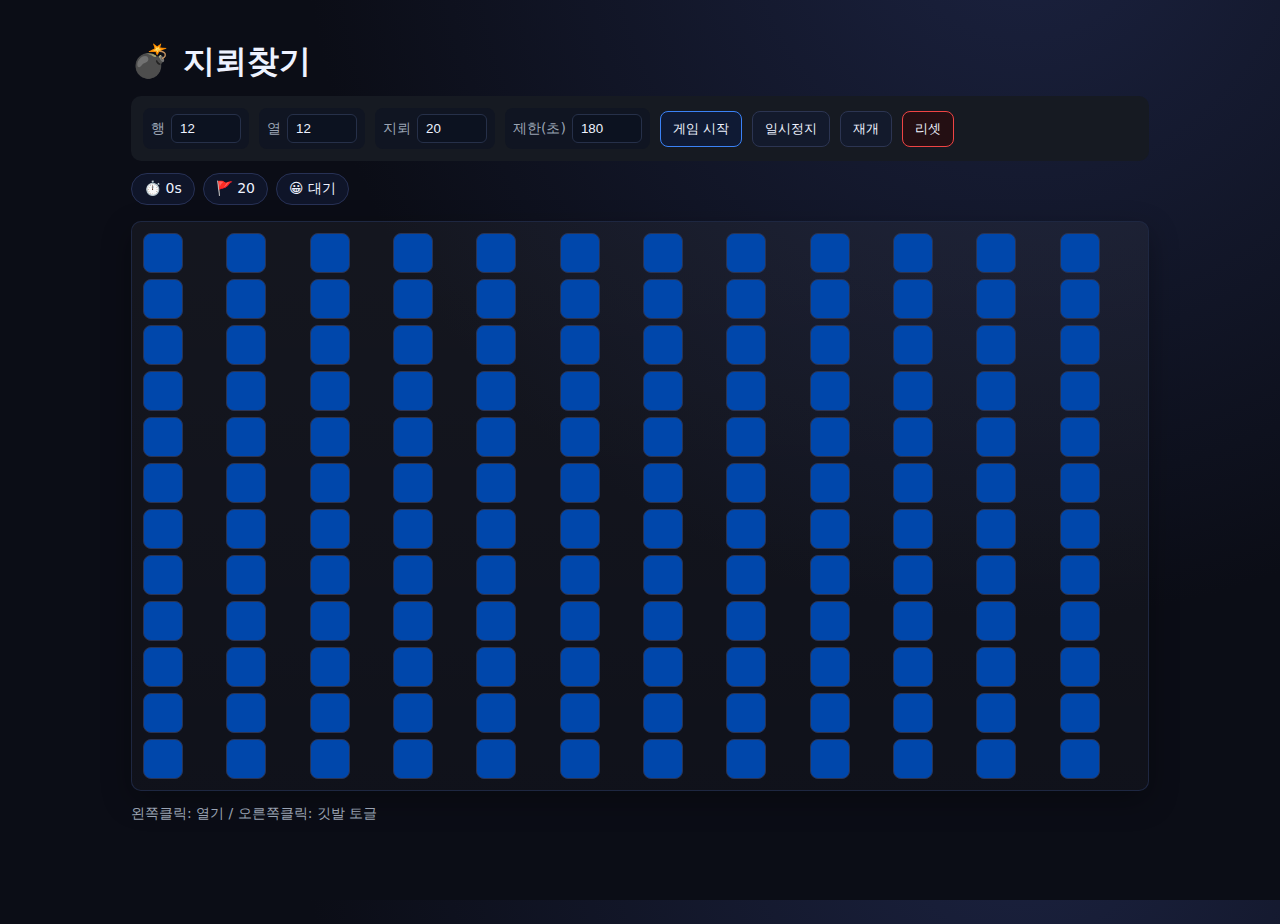
<file: task2/index.html>
<!DOCTYPE html>
<html lang="ko">
<head>
  <meta charset="UTF-8" />
  <title>지뢰찾기</title>
  <meta name="viewport" content="width=device-width, initial-scale=1" />
  <link rel="stylesheet" href="./styles.css" />
</head>
<body>
  <div class="app">
    <header class="topbar">
      <h1>💣 지뢰찾기</h1>

      <div class="controls">
        <label>
          행
          <input id="rows" type="number" min="5" max="40" value="12">
        </label>
        <label>
          열
          <input id="cols" type="number" min="5" max="40" value="12">
        </label>
        <label>
          지뢰
          <input id="mines" type="number" min="1" max="400" value="20">
        </label>
        <label>
          제한(초)
          <input id="limit" type="number" min="10" max="999" value="180">
        </label>

        <button id="startBtn" class="btn primary">게임 시작</button>
        <button id="pauseBtn" class="btn">일시정지</button>
        <button id="resumeBtn" class="btn">재개</button>
        <button id="restartBtn" class="btn danger">리셋</button>
      </div>

      <div class="statusbar">
        <div class="status-chip">⏱️ <span id="timeLeft">0</span>s</div>
        <div class="status-chip">🚩 <span id="flagsLeft">0</span></div>
        <div class="status-chip">😀 <span id="gameState">대기</span></div>
      </div>
    </header>

    <main>
      <div id="board" class="board" aria-label="지뢰 보드" role="grid"></div>
    </main>

    <footer class="help">
      <p>왼쪽클릭: 열기 / 오른쪽클릭: 깃발 토글</p>
    </footer>
  </div>

  <script type="module" src="./js/index.js"></script>
</body>
</html>
</file>
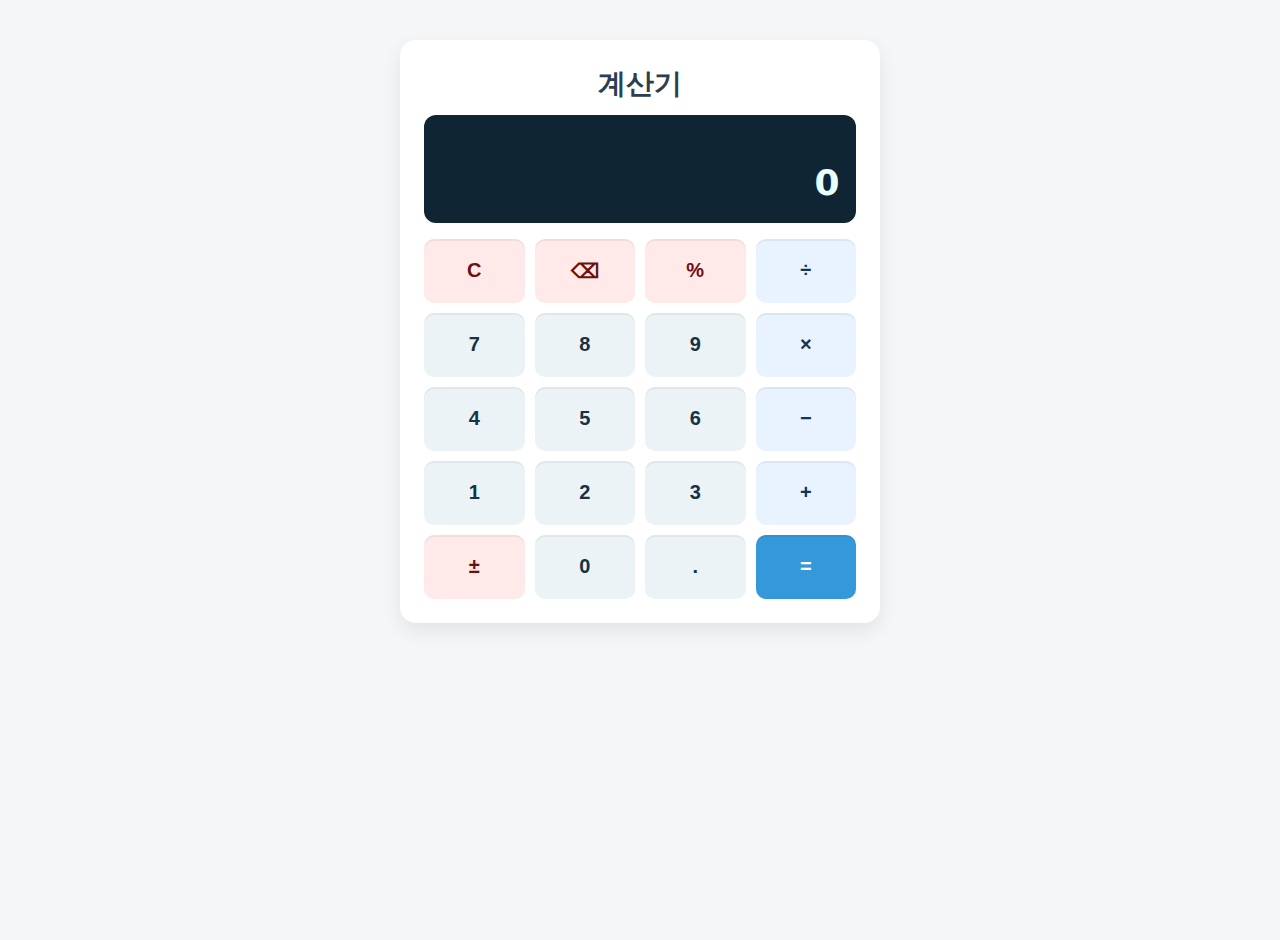
<file: task3/calc/index.html>
<!DOCTYPE html>
<html lang="ko">
<head>
  <meta charset="UTF-8" />
  <meta name="viewport" content="width=device-width, initial-scale=1.0"/>
  <title>Project #2 계산기</title>
  <link rel="stylesheet" href="calc.css"/>
</head>
<body>
  <main class="app">
    <section class="calc">
      <h1 class="title">계산기</h1>
      <div class="display" aria-live="polite">
        <div id="display-prev" class="display-prev" aria-label="이전 입력"></div>
        <div id="display-main" class="display-main" aria-label="현재 값">0</div>
      </div>
      <div class="keypad" role="group" aria-label="계산 키패드">
        <button class="key key--util" data-action="clear" data-key="Escape" aria-label="초기화">C</button>
        <button class="key key--util" data-action="backspace" data-key="Backspace" aria-label="지우기">⌫</button>
        <button class="key key--util" data-action="percent" data-key="%">%</button>
        <button class="key key--op" data-op="divide" data-key="/" aria-label="나누기">÷</button>
        <button class="key" data-digit="7" data-key="7">7</button>
        <button class="key" data-digit="8" data-key="8">8</button>
        <button class="key" data-digit="9" data-key="9">9</button>
        <button class="key key--op" data-op="multiply" data-key="*" aria-label="곱하기">×</button>
        <button class="key" data-digit="4" data-key="4">4</button>
        <button class="key" data-digit="5" data-key="5">5</button>
        <button class="key" data-digit="6" data-key="6">6</button>
        <button class="key key--op" data-op="subtract" data-key="-" aria-label="빼기">−</button>
        <button class="key" data-digit="1" data-key="1">1</button>
        <button class="key" data-digit="2" data-key="2">2</button>
        <button class="key" data-digit="3" data-key="3">3</button>
        <button class="key key--op" data-op="add" data-key="+" aria-label="더하기">+</button>
        <button class="key key--util" data-action="toggle-sign" data-key="F9" aria-label="부호 변경">±</button>
        <button class="key" data-digit="0" data-key="0">0</button>
        <button class="key" data-action="decimal" data-key=".">.</button>
        <button class="key key--equals" data-action="equals" data-key="Enter" aria-label="결과">=</button>
      </div>
    </section>
  </main>
  <script src="calc.js"></script>
</body>
</html>
</file>
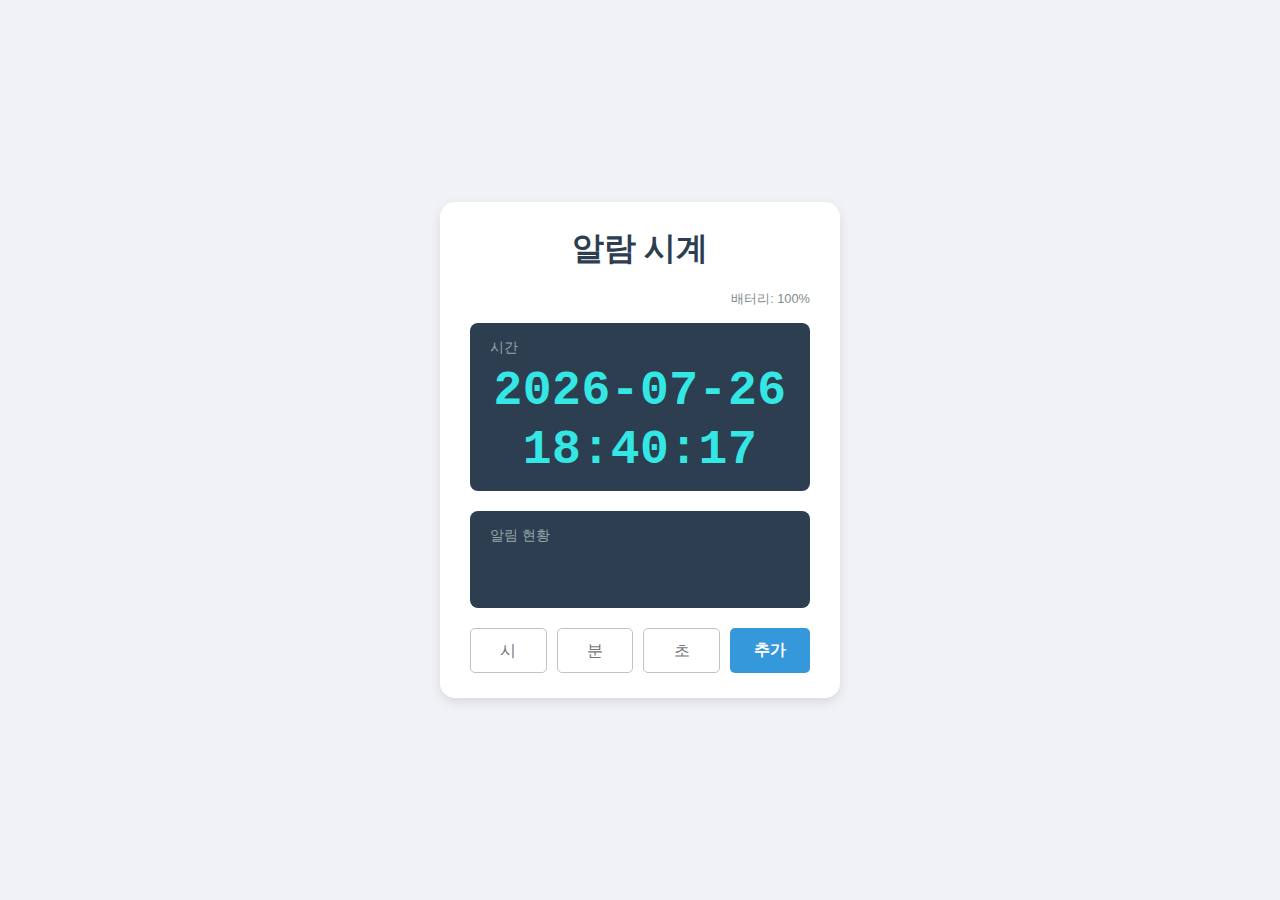
<file: task3/test/index.html>
<!DOCTYPE html>
<html lang="ko">
<head>
    <meta charset="UTF-8">
    <meta name="viewport" content="width=device-width, initial-scale=1.0">
    <title>Project #1 시계</title>
    <link rel="stylesheet" href="style.css">
</head>
<body>

    <div class="project-container">
        <div class="widget-container">
            <h1>알람 시계</h1>
            <div class="status-bar">
                <span>배터리: <span id="battery-level">100</span>%</span>
            </div>

            <div class="display-panel">
                <div class="label">시간</div>
                <div id="current-time" class="time-display">2025-08-22 21:42</div>
            </div>

            <div class="display-panel">
                <div class="label">알림 현황</div>
                <div id="alarm-list" class="alarm-display"></div>
            </div>

            <div class="control-panel">
                <input type="number" id="hour-input" placeholder="시" min="0" max="23">
                <input type="number" id="minute-input" placeholder="분" min="0" max="59">
                <input type="number" id="second-input" placeholder="초" min="0" max="59">
                <button id="add-alarm-btn">추가</button>
            </div>
        </div>
    </div>

    <script src="script.js"></script>
</body>
</html>
</file>
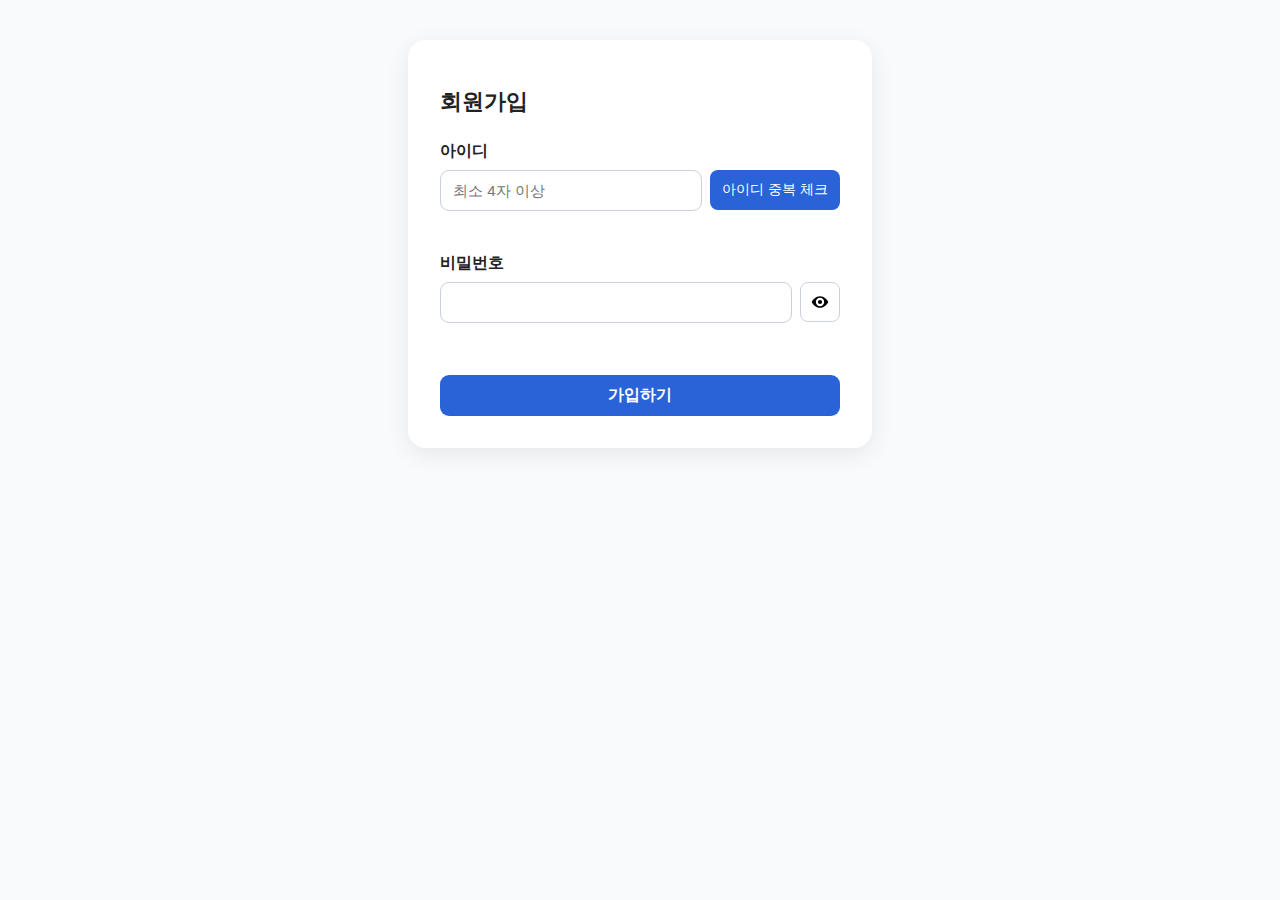
<file: task4/signup/index.html>
<!DOCTYPE html>
<html lang="ko">
<head>
  <meta charset="UTF-8">
  <title>project #2 회원가입</title>
  <link rel="stylesheet" href="style.css">
</head>
<body>
  <div class="wrap">
    <h1>회원가입</h1>

    <form id="signup-form">
      <div class="field">
        <label for="userid">아이디</label>
        <div class="row2">
          <input type="text" id="userid" required autocomplete="off" placeholder="최소 4자 이상" />
          <button type="button" id="check-id-btn">아이디 중복 체크</button>
        </div>
        <span id="id-msg" class="msg"></span>
      </div>

      <div class="field">
        <label for="password">비밀번호</label>
        <div class="pw-wrap">
          <input type="password" id="password" required />
          <button type="button" id="toggle-pw" class="eye" aria-label="비밀번호 보기" aria-pressed="false" title="비밀번호 보기">
            <svg width="20" height="20" viewBox="0 0 24 24" aria-hidden="true">
              <path d="M12 5c-5 0-9 4.5-10 7 1 2.5 5 7 10 7s9-4.5 10-7c-1-2.5-5-7-10-7zm0 12a5 5 0 1 1 0-10 5 5 0 0 1 0 10z"/>
              <circle cx="12" cy="12" r="2.5"/>
            </svg>
          </button>
        </div>
        <span id="pw-msg" class="msg"></span>
      </div>

      <button type="submit" class="btn" id="submit-btn" disabled>가입하기</button>
    </form>
  </div>

  <script src="app.js"></script>
</body>
</html>
</file>
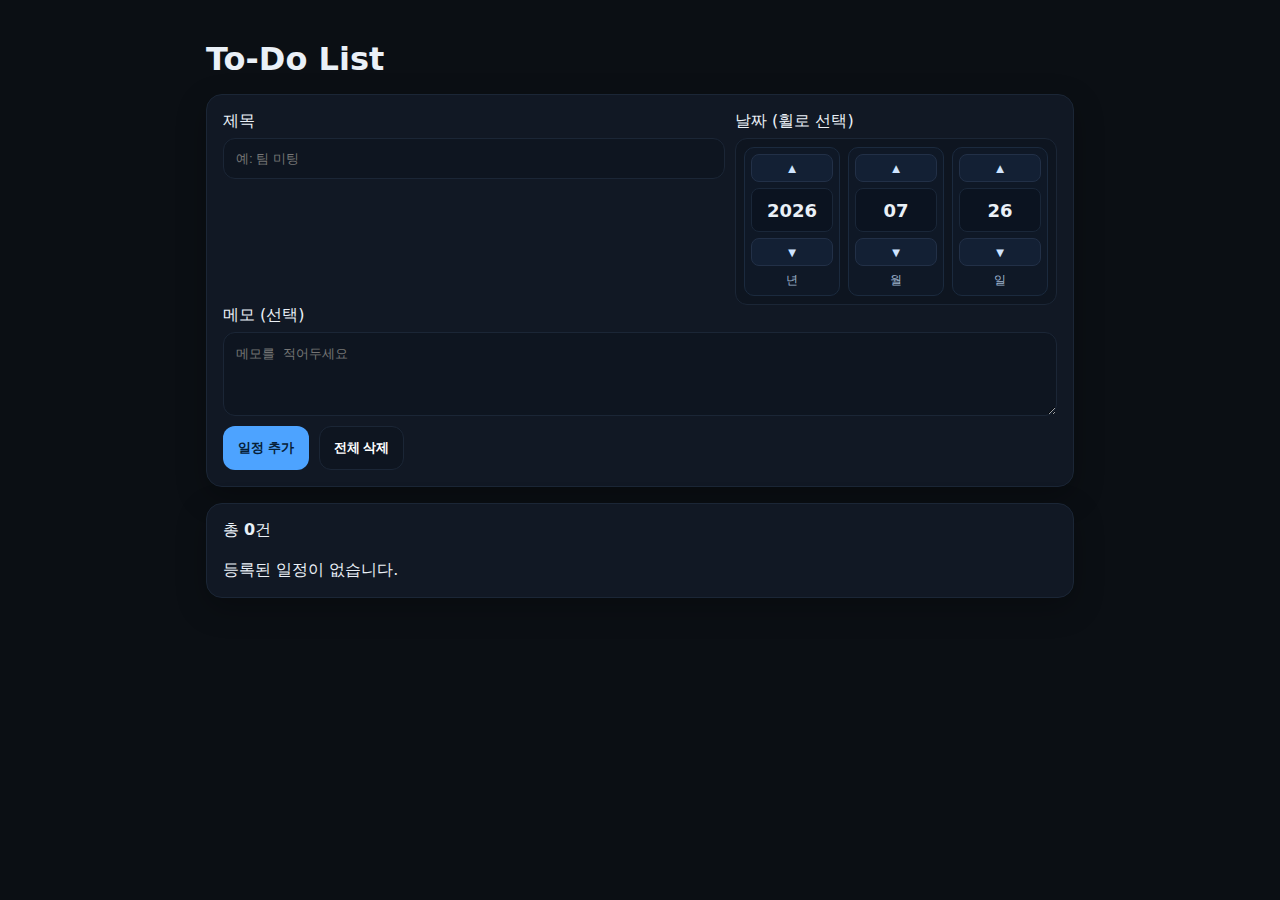
<file: task4/todo/index.html>
<!doctype html>
<html lang="ko">
<head>
  <meta charset="utf-8" />
  <meta name="viewport" content="width=device-width, initial-scale=1" />
  <title>Project #1 To-Do List</title>
  <link rel="stylesheet" href="style.css" />
</head>
<body>
  <main class="wrap">
    <h1>To-Do List</h1>

    <form id="todo-form" class="card">
      <div class="row">
        <label class="field">
          <span>제목</span>
          <input id="todo-title" type="text" placeholder="예: 팀 미팅" required />
        </label>

        <div class="field">
          <span>날짜 (휠로 선택)</span>
          <div id="date-picker" class="datepicker" aria-label="날짜 선택">
            <div class="spin" data-type="year">
              <button type="button" class="spin-btn up" aria-label="연도 올리기">▲</button>
              <div class="spin-value" tabindex="0" role="spinbutton" aria-valuemin="1900" aria-valuemax="2100" aria-valuenow="" aria-label="연도"></div>
              <button type="button" class="spin-btn down" aria-label="연도 내리기">▼</button>
              <div class="spin-label">년</div>
            </div>
            <div class="spin" data-type="month">
              <button type="button" class="spin-btn up" aria-label="월 올리기">▲</button>
              <div class="spin-value" tabindex="0" role="spinbutton" aria-valuemin="1" aria-valuemax="12" aria-valuenow="" aria-label="월"></div>
              <button type="button" class="spin-btn down" aria-label="월 내리기">▼</button>
              <div class="spin-label">월</div>
            </div>
            <div class="spin" data-type="day">
              <button type="button" class="spin-btn up" aria-label="일 올리기">▲</button>
              <div class="spin-value" tabindex="0" role="spinbutton" aria-valuemin="1" aria-valuemax="31" aria-valuenow="" aria-label="일"></div>
              <button type="button" class="spin-btn down" aria-label="일 내리기">▼</button>
              <div class="spin-label">일</div>
            </div>
          </div>
        </div>
      </div>

      <label class="field">
        <span>메모 (선택)</span>
        <textarea id="todo-note" placeholder="메모를 적어두세요"></textarea>
      </label>

      <div class="actions">
        <button class="btn primary" type="submit">일정 추가</button>
        <button class="btn ghost" type="button" id="clear-all">전체 삭제</button>
      </div>
    </form>

    <section class="card">
      <header class="list-head">
        <div class="muted">총 <b id="todo-count">0</b>건</div>
        <br>
      </header>
      <ul id="todo-list" class="list" aria-live="polite"></ul>
    </section>
  </main>

  <script src="app.js"></script>
</body>
</html>
</file>
<file: task2/styles.css>
:root{
  --bg: #0f1115;
  --panel: #161a22;
  --text: #eef2ff;
  --muted: #9aa3b2;
  --accent: #3b82f6;
  --danger: #ef4444;
  --ok: #22c55e;

  --cell: #0047ab;
  --cell-hover: #273044;
  --cell-open: #0e1320;
  --cell-flag: #1a2a3f;
  --gap: 6px;
  --radius: 10px;
}

* { box-sizing: border-box; }
html, body { height: 100%; }
body{
  margin: 0; padding: 0;
  font-family: ui-sans-serif, system-ui, -apple-system, Segoe UI, Roboto, "Noto Sans KR", Apple SD Gothic Neo, Arial, sans-serif;
  background: radial-gradient(1200px 1200px at 80% -100px, #1b2240, #0b0d16 60%);
  color: var(--text);
}

.app{
  max-width: 1050px;
  margin: 24px auto;
  padding: 16px;
}

.topbar h1 { margin: 0 0 12px; font-weight: 800; letter-spacing: .2px; }

.controls{
  display: flex; flex-wrap: wrap; gap: 10px; align-items: center;
  padding: 12px; background: var(--panel); border-radius: var(--radius);
}
.controls label{
  display: inline-flex; align-items: center; gap: 6px;
  color: var(--muted); font-size: 14px; background: #101522; padding: 6px 8px; border-radius: 8px;
}
.controls input{
  width: 70px; border: 1px solid #263049; background: #0c1220; color: var(--text);
  padding: 6px 8px; border-radius: 6px; outline: none;
}
.btn{
  border: 1px solid #2c3552; background: #131a2c; color: var(--text);
  padding: 8px 12px; border-radius: 8px; cursor: pointer;
}
.btn:hover{ background: #18213a; }
.btn.primary{ border-color: var(--accent); background: #0f1a34; }
.btn.primary:hover{ background: #16244a; }
.btn.danger{ border-color: var(--danger); background: #240f13; }
.btn.danger:hover{ background: #35151b; }

.statusbar{
  display: flex; gap: 8px; margin-top: 12px; flex-wrap: wrap;
}
.status-chip{
  background: #0f1529; border: 1px solid #273155;
  color: var(--text); border-radius: 999px; padding: 6px 12px; font-size: 14px;
}

.board{
  margin-top: 16px;
  display: grid;
  gap: var(--gap);
  justify-content: start;
  background: linear-gradient(180deg, rgba(255,255,255,0.04), rgba(255,255,255,0.02));
  padding: 12px;
  border-radius: var(--radius);
  box-shadow: inset 0 0 0 1px #1e2741, 0 10px 30px rgba(0,0,0,.3);
}
.cell{
  user-select: none;
  width: 36px; height: 36px;
  display: inline-flex; align-items: center; justify-content: center;
  background: var(--cell);
  border-radius: 8px;
  font-weight: 700;
  border: 1px solid #2a3454;
  transition: background .08s ease, transform .04s ease;
}
.cell:hover{ background: var(--cell-hover); }
.cell.open{ background: var(--cell-open); border-color: #39456f; }
.cell.flag{ background: var(--cell-flag); outline: 1px dashed #365a9b; }
.cell.mine.open{ background: #3b0f17; border-color: #6b1f2d; }
.cell.disabled{ opacity: .7; pointer-events: none; }

.num-1{ color: #3b82f6; }
.num-2{ color: #22c55e; }
.num-3{ color: #f59e0b; }
.num-4{ color: #ef4444; }
.num-5{ color: #a855f7; }
.num-6{ color: #14b8a6; }
.num-7{ color: #eab308; }
.num-8{ color: #94a3b8; }

.help{ color: var(--muted); margin-top: 10px; font-size: 14px; }

/* 반응형: 보드가 넓어지면 셀 조금 키움 */
@media (min-width: 900px){
  .cell{ width: 40px; height: 40px; }
}
</file>
<file: task3/calc/calc.css>
:root{
  --bg:#f4f6f8;
  --panel:#ffffff;
  --text:#2c3e50;
  --muted:#7f8c8d;
  --accent:#3498db;
  --shadow:0 8px 20px rgba(0,0,0,.08);
  --radius:16px;
}
*{box-sizing:border-box}
html,body{height:100%}
body{
  margin:0;
  background:var(--bg);
  color:var(--text);
  font:16px/1.45 "Segoe UI", system-ui, -apple-system, Roboto, "Apple SD Gothic Neo", "Noto Sans KR", sans-serif;
}
.app{
  max-width:520px;
  margin:40px auto;
  padding:0 20px;
}
.calc{
  background:var(--panel);
  border-radius:var(--radius);
  box-shadow:var(--shadow);
  padding:24px;
}
.title{
  margin:0 0 10px;
  text-align:center;
  font-size:28px;
}
.display{
  background:#0f2534;
  color:#e8ffff;
  border-radius:12px;
  padding:14px 16px;
  min-height:96px;
  display:flex;
  flex-direction:column;
  justify-content:center;
  gap:8px;
}
.display-prev{
  color:#98b1bb;
  font-size:14px;
  min-height:20px;
  white-space:nowrap;
  overflow:hidden;
  text-overflow:ellipsis;
}
.display-main{
  font-size:36px;
  font-weight:700;
  text-align:right;
  letter-spacing:.5px;
  font-variant-numeric:tabular-nums;
  white-space: nowrap;
  overflow: hidden;
  text-overflow: ellipsis;
}
.keypad{
  margin-top:16px;
  display:grid;
  grid-template-columns:repeat(4,1fr);
  grid-auto-rows:64px;
  gap:10px;
}
.key{
  border:none;
  border-radius:10px;
  background:#ecf3f6;
  color:#163243;
  font-size:20px;
  font-weight:600;
  cursor:pointer;
  box-shadow:0 2px 0 rgba(0,0,0,.05) inset;
  transition:transform .02s, background .2s;
}
.key:active,.key.is-pressed{transform:translateY(1px)}
.key:hover{background:#ddeef6}
.key--op{background:#e8f3ff;color:#0f3755}
.key--equals{background:var(--accent);color:#fff}
.key--util{background:#ffe9e9;color:#6b1111}
</file>
<file: task3/test/style.css>
body {
    font-family: 'Segoe UI', Tahoma, Geneva, Verdana, sans-serif;
    margin: 0;
    background-color: #f0f2f5;
    color: #333;
}

.project-container {
    display: flex;
    justify-content: center;
    align-items: center;
    min-height: 100vh;
    padding: 20px;
    box-sizing: border-box;
}

.widget-container {
    background-color: #ffffff;
    border-radius: 15px;
    box-shadow: 0 4px 12px rgba(0, 0, 0, 0.1);
    padding: 25px 30px;
    width: 100%;
    max-width: 400px;
    box-sizing: border-box;
}

h1 {
    text-align: center;
    color: #2c3e50;
    margin-top: 0;
    margin-bottom: 20px;
    font-size: 2em;
}

.status-bar {
    text-align: right;
    font-size: 0.8em;
    color: #7f8c8d;
    margin-bottom: 15px;
}

.display-panel {
    background-color: #2c3e50;
    color: #ecf0f1;
    border-radius: 8px;
    padding: 15px 20px;
    margin-bottom: 20px;
}

.display-panel .label {
    font-size: 0.9em;
    color: #95a5a6;
    margin-bottom: 8px;
}

.time-display {
    font-family: 'Courier New', Courier, monospace;
    font-size: 3em;
    font-weight: bold;
    text-align: center;
    color: #34e7e4;

    display: flex;
    flex-direction: column;
    align-items: center;
    justify-content: center;
    gap: 6px;

    line-height: 1.1;
    letter-spacing: 0.5px;
    font-variant-numeric: tabular-nums;
}

.time-display .date,
.time-display .clock {
    display: block;
    white-space: nowrap; 
}

.time-display.dead {
    color: #34e7e4;
}

.battery-dead-icon {
    font-size: 1em;     
    animation: blink 1s steps(2, start) infinite;
}
@keyframes blink {
    to { opacity: 0; }
}

.alarm-display {
    min-height: 40px;
    font-size: 1em;
    padding-left: 5px;
}

.control-panel {
    display: flex;
    gap: 10px;
    justify-content: space-between;
}

.control-panel input[type="number"] {
    flex: 1;
    min-width: 0;
    width: auto;
    padding: 12px;
    border: 1px solid #bdc3c7;
    border-radius: 5px;
    font-size: 1em;
    text-align: center;
    box-sizing: border-box;
    transition: border-color 0.3s, box-shadow 0.3s;
}

.control-panel input[type="number"]:focus {
    outline: none;
    border-color: #3498db;
    box-shadow: 0 0 5px rgba(52, 152, 219, 0.5);
}

input::-webkit-outer-spin-button,
input::-webkit-inner-spin-button {
  -webkit-appearance: none;
  margin: 0;
}
input[type=number] {
  -moz-appearance: textfield;
}

#add-alarm-btn {
    flex: 0 0 80px;
    padding: 12px 16px;
    background-color: #3498db;
    color: white;
    border: none;
    border-radius: 5px;
    font-size: 1em;
    font-weight: bold;
    cursor: pointer;
    white-space: nowrap;             
    display: inline-flex;
    align-items: center;
    justify-content: center;
    transition: background-color 0.3s, transform 0.2s;
}

#add-alarm-btn:hover {
    background-color: #2980b9;
}

#add-alarm-btn:active {
    transform: scale(0.98);
}


.alarm-display {
    display: flex;
    flex-direction: column;
    gap: 8px;
    overflow-y: auto;
}

.alarm-item {
    display: flex;
    align-items: center;            
    justify-content: space-between;
    gap: 10px;
    padding: 6px 10px;
    background: rgba(236, 240, 241, 0.06);
    border: 1px solid rgba(236, 240, 241, 0.08);
    border-radius: 6px;
    color: #ecf0f1;
}

.alarm-item > span {
    flex: 1;                        
    white-space: nowrap;
}

.delete-alarm-btn {
    display: inline-flex;
    align-items: center;
    justify-content: center;
    padding: 6px 10px;
    line-height: 1;                 
    border: none;
    border-radius: 5px;
    background: #e74c3c;
    color: white;
    cursor: pointer;
}
.delete-alarm-btn:hover {
    filter: brightness(0.95);
}


.blink {
    animation: blink 1s steps(2, start) infinite;
}

.battery-empty-icon {
    width: 3.8em;
    height: auto;
}

.alarm-item {
    min-height: 36px;
}

.alarm-item > span {
    display: inline-block;
    line-height: 1.2;
}

.delete-alarm-btn {
    height: 28px;
    padding: 4px 10px;
    font-size: 0.95em;
}
</file>
<file: task4/signup/style.css>
body{background:#f9fafb;color:#222;font-family:'Noto Sans KR',sans-serif;margin:0}
.wrap{max-width:400px;margin:40px auto;padding:32px;background:#fff;border-radius:18px;box-shadow:0 6px 24px rgba(0,0,0,.08)}
h1{margin-bottom:24px;font-size:22px}
.field{margin-bottom:22px;display:flex;flex-direction:column;gap:8px}
label{font-weight:700}
input{padding:11px 12px;border:1px solid #cbd1db;border-radius:9px;font-size:15px}
.row2{display:grid;grid-template-columns:1fr auto;gap:8px;align-items:center}
.pw-wrap{display:grid;grid-template-columns:1fr auto;gap:8px;align-items:center}
#toggle-pw.eye{width:40px;height:40px;padding:0;display:grid;place-items:center;background:#fff;border:1px solid #cbd1db;border-radius:8px;cursor:pointer}
#check-id-btn{background:#2a63d7;color:#fff;border:none;padding:0 12px;height:40px;font-size:14px;border-radius:8px;white-space:nowrap;cursor:pointer}
button.btn{width:100%;margin-top:10px;font-size:16px;padding:10px 16px;border:none;border-radius:9px;font-weight:700;background:#2a63d7;color:#fff;cursor:pointer}
.msg{font-size:13px;color:#e63946;margin-top:-6px;min-height:18px}
.msg.valid{color:#43aa8b}
@media (max-width:420px){
  .row2{grid-template-columns:1fr}
  #check-id-btn{width:100%;height:42px}
}
</file>
<file: task4/todo/style.css>
:root{
  --bg:#0b0f14; --card:#111824; --line:#1b2636; --text:#eaf0f7; --muted:#8aa0b8;
  --primary:#4da3ff; --ghost:#0f1620; --danger:#ff5d6c;
}
*{box-sizing:border-box}
body{margin:0; background:var(--bg); color:var(--text); font-family:system-ui, "Noto Sans KR", sans-serif}
.wrap{max-width:900px; margin:40px auto; padding:0 16px}
h1{margin:0 0 16px}
.card{
  background:var(--card); border:1px solid var(--line); border-radius:16px;
  padding:16px; box-shadow:0 10px 30px rgba(0,0,0,.25); margin-bottom:16px;
}
.row{display:grid; grid-template-columns:2fr 1fr; gap:10px}
.field{display:flex; flex-direction:column; gap:6px}
input, textarea{
  width:100%; padding:12px; border-radius:12px; border:1px solid var(--line);
  background:#0e1520; color:var(--text); outline:none;
}
textarea{min-height:84px; resize:vertical}
.actions{display:flex; gap:10px; margin-top:10px}
.btn{padding:12px 14px; border-radius:12px; border:1px solid transparent; cursor:pointer; font-weight:700}
.btn.primary{background:var(--primary); color:#062038}
.btn.ghost{background:#0e1520; color:#fff; border-color:var(--line)}
.btn.danger{background:var(--danger); color:#39040a}

.list{list-style:none; padding:0; margin:0; display:flex; flex-direction:column; gap:10px}
.item{
  display:flex; align-items:center; justify-content:space-between; gap:10px;
  padding:12px; border:1px solid var(--line); border-radius:14px; background:#0e1520;
}
.meta{display:flex; align-items:center; gap:10px; flex-wrap:wrap}
.title{font-weight:700}
.badge{font-size:12px; padding:6px 8px; border-radius:999px; background:#0f1a2a; border:1px solid var(--line); color:#cfe4ff}
/* .muted{color:var(--muted)} .small{font-size:12px} */

/* Wheel date picker */
.datepicker{
  display:flex; gap:8px; align-items:stretch; background:#0e1520; border:1px solid var(--line);
  border-radius:12px; padding:8px; user-select:none;
}
.spin{
  width:96px; display:flex; flex-direction:column; align-items:center; gap:6px;
  padding:6px; border-radius:10px; background:#0f1826; border:1px solid #1b2a3e;
}
.spin-value{
  width:100%; height:44px; display:flex; align-items:center; justify-content:center;
  font-weight:800; font-size:18px; border-radius:8px; background:#0b1320; border:1px solid #1a2739;
  outline:none;
}
.spin-value:focus{ box-shadow:0 0 0 2px rgba(77,163,255,.35) inset }
.spin-btn{
  width:100%; height:28px; border-radius:8px; border:1px solid #223047; background:#132034; color:#cfe4ff;
  cursor:pointer; font-weight:700;
}
.spin-btn:active{ transform:translateY(1px) }
.spin-label{font-size:12px; color:#9fb4ce}

@media (max-width:720px){
  .row{grid-template-columns:1fr}
  .spin{width:100%}
}
</file>
